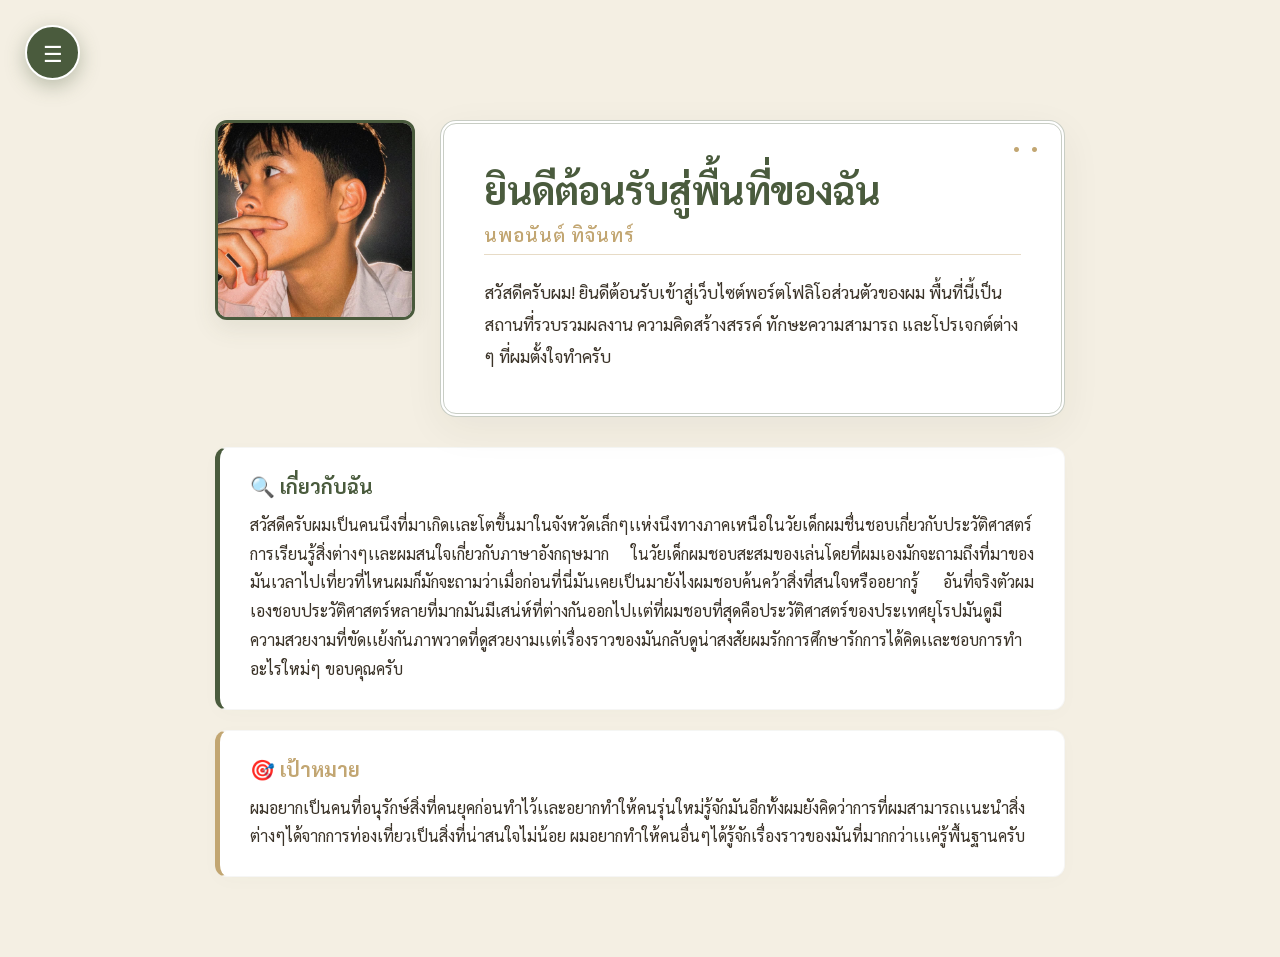
<file: index.html>
<!DOCTYPE html>
<html lang="th">
<head>
    <meta charset="UTF-8">
    <meta name="viewport" content="width=device-width, initial-scale=1.0">
    <title>Nopanan | Portfolio</title>
    <link rel="preconnect" href="https://fonts.googleapis.com">
    <link rel="preconnect" href="https://fonts.gstatic.com" crossorigin>
    <link href="https://fonts.googleapis.com/css2?family=Sarabun:wght@300;400;500;600;700&display=swap" rel="stylesheet">
    <link rel="stylesheet" href="style.css">
    <style>
        /* จัดเลย์เอาต์หน้าแรกให้มีรูปโปรไฟล์ด้านบน */
        .hero-section {
            display: flex;
            flex-direction: column;
            gap: 25px;
            margin-bottom: 30px;
        }

        /* กรอบรูปโปรไฟล์มินิมอลหน้าแรก */
        .main-profile-box {
            width: 180px;
            height: 180px;
            background-color: #ffffff;
            border: 3px solid var(--forest-green);
            border-radius: 12px; /* โค้งมนเข้ากับธีม */
            overflow: hidden;
            box-shadow: 0 8px 25px rgba(74, 91, 61, 0.1);
            transition: all 0.4s ease;
        }

        .main-profile-box:hover {
            transform: scale(1.04) rotate(2deg);
            border-color: var(--mustard-beige);
        }

        .main-profile-box img {
            width: 100%;
            height: 100%;
            object-fit: cover;
        }

        .info-card-container {
            display: flex;
            flex-direction: column;
            gap: 20px;
        }

        .info-card {
            background: #ffffff;
            border-radius: 12px;
            padding: 25px 30px;
            box-shadow: 0 4px 20px rgba(74, 91, 61, 0.02);
            border: 1px solid rgba(74, 91, 61, 0.05);
            border-left: 5px solid var(--forest-green); 
            transition: all 0.3s ease;
        }

        .info-card:hover {
            transform: translateX(6px); 
            box-shadow: 0 8px 25px rgba(74, 91, 61, 0.08);
            background-color: #FAF9F5;
        }

        .info-card h3 {
            color: var(--forest-green);
            font-size: 1.25rem;
            font-weight: 700;
            margin-bottom: 12px;
            display: flex;
            align-items: center;
            gap: 8px;
        }

        .info-card p {
            font-size: 1rem;
            line-height: 1.8;
            text-align: justify;
        }

        /* เมื่อหน้าจอใหญ่ขึ้น ให้รูปโปรไฟล์อยู่ข้างๆ ข้อความต้อนรับ */
        @media (min-width: 768px) {
            .hero-section {
                flex-direction: row;
                align-items: flex-start;
            }
            .main-profile-box {
                flex-shrink: 0;
                width: 200px;
                height: 200px;
            }
        }
    </style>
</head>
<body>

    <!-- 🎛️ ระบบป๊อปอัปเมนู -->
    <input type="checkbox" id="menu-checkbox">
    <label for="menu-checkbox" class="menu-toggle-btn">☰</label>
    <label for="menu-checkbox" class="menu-overlay"></label>

    <div class="sidebar-popup">
        <nav class="nav-menu">
            <a href="index.html" class="active">หน้าแรก</a>
            <a href="personal.html">ประวัติส่วนตัว</a>
            <a href="projects.html">ผลงาน</a>
            <a href="hobbies.html">งานอดิเรก</a>
            <a href="contact.html">ติดต่อ</a>
        </nav>
    </div>

    <!-- ⚪ เนื้อหาหน้าแรกแบบขยายเต็มจอ -->
    <div class="main-content-full">
        
        <!-- โซนต้อนรับ + รูปโปรไฟล์หลัก -->
        <div class="hero-section">
            <!-- 📸 รูปโปรไฟล์ของคุณพิงกลับมาแล้วครับ -->
            <div class="main-profile-box">
                <img src="images/me.jpg" alt="รูปโปรไฟล์" onerror="this.src='https://via.placeholder.com/200/4A5B3D/ffffff?text=Nopanan'">
            </div>

            <div class="welcome-section" style="margin-bottom: 0; flex-grow: 1;">
                <h1>ยินดีต้อนรับสู่พื้นที่ของฉัน</h1>
                <subtitle>นพอนันต์ ทิจันทร์</subtitle>
                <p>
                    สวัสดีครับผม! ยินดีต้อนรับเข้าสู่เว็บไซต์พอร์ตโฟลิโอส่วนตัวของผม พื้นที่นี้เป็นสถานที่รวบรวมผลงาน ความคิดสร้างสรรค์ ทักษะความสามารถ และโปรเจกต์ต่าง ๆ ที่ผมตั้งใจทำครับ
                </p>
            </div>
        </div>

        <div class="info-card-container">
            
            <!-- 🔍 กล่องเกี่ยวกับฉัน -->
            <div class="info-card">
                <h3>🔍 เกี่ยวกับฉัน</h3>
                <p>
                    สวัสดีครับผมเป็นคนนึงที่มาเกิดเเละโตขึ้นมาในจังหวัดเล็กๆเเห่งนึงทางภาคเหนือในวัยเด็กผมชื่นชอบเกี่ยวกับประวัติศาสตร์การเรียนรู้สิ่งต่างๆเเละผมสนใจเกี่ยวกับภาษาอังกฤษมาก ในวัยเด็กผมชอบสะสมของเล่นโดยที่ผมเองมักจะถามถึงที่มาของมันเวลาไปเที่ยวที่ไหนผมก็มักจะถามว่าเมื่อก่อนที่นี่มันเคยเป็นมายังไงผมชอบค้นคว้าสิ่งที่สนใจหรืออยากรู้ อันที่จริงตัวผมเองชอบประวัติศาสตร์หลายที่มากมันมีเสน่ห์ที่ต่างกันออกไปเเต่ที่ผมชอบที่สุดคือประวัติศาสตร์ของประเทศยุโรปมันดูมีความสวยงามที่ขัดเเย้งกันภาพวาดที่ดูสวยงามเเต่เรื่องราวของมันกลับดูน่าสงสัยผมรักการศึกษารักการได้คิดเเละชอบการทำอะไรใหม่ๆ ขอบคุณครับ
                </p>
            </div>

            <!-- 🎯 กล่องเป้าหมาย -->
            <div class="info-card" style="border-left-color: var(--mustard-beige);">
                <h3 style="color: var(--mustard-beige);">🎯 เป้าหมาย</h3>
                <p>
                    ผมอยากเป็นคนที่อนุรักษ์สิ่งที่คนยุคก่อนทำไว้เเละอยากทำให้คนรุ่นใหม่รู้จักมันอีกทั้งผมยังคิดว่าการที่ผมสามารถเเนะนำสิ่งต่างๆได้จากการท่องเที่ยวเป็นสิ่งที่น่าสนใจไม่น้อย ผมอยากทำให้คนอื่นๆได้รู้จักเรื่องราวของมันที่มากกว่าเเเค่รู้พื้นฐานครับ
                </p>
            </div>

        </div>
    </div>

</body>
</html>
</file>
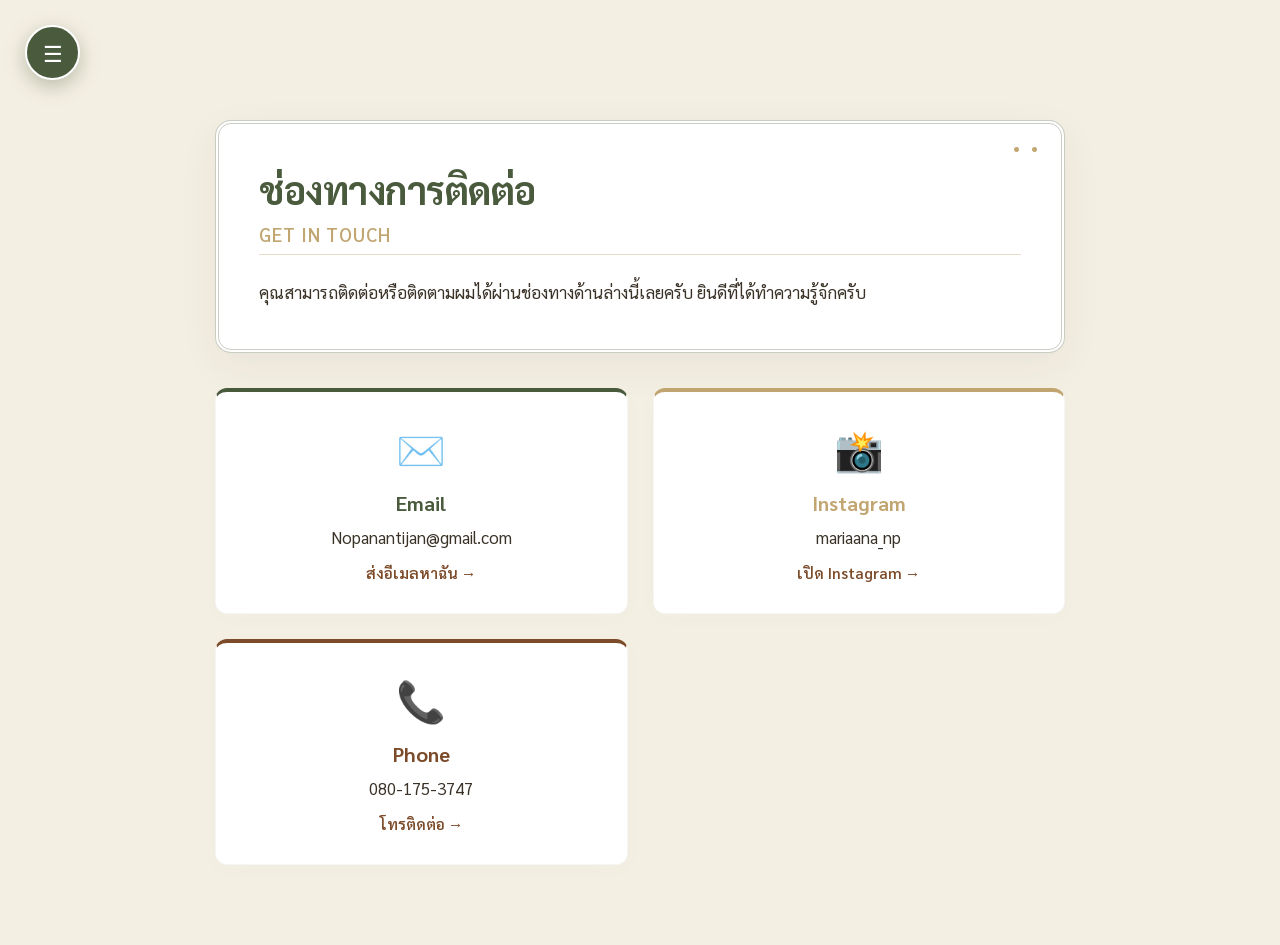
<file: contact.html>
<!DOCTYPE html>
<html lang="th">
<head>
    <meta charset="UTF-8">
    <meta name="viewport" content="width=device-width, initial-scale=1.0">
    <title>Contact Me | Nopanan</title>
    <link rel="preconnect" href="https://fonts.googleapis.com">
    <link rel="preconnect" href="https://fonts.gstatic.com" crossorigin>
    <link href="https://fonts.googleapis.com/css2?family=Sarabun:wght@300;400;500;600;700&display=swap" rel="stylesheet">
    <link rel="stylesheet" href="style.css">
    <style>
        .contact-grid {
            display: grid;
            grid-template-columns: repeat(auto-fit, minmax(280px, 1fr));
            gap: 25px;
            margin-top: 30px;
        }

        .contact-card {
            background: #ffffff;
            border-radius: 12px;
            padding: 30px;
            box-shadow: 0 4px 20px rgba(74, 91, 61, 0.02);
            border: 1px solid rgba(74, 91, 61, 0.05);
            border-top: 4px solid var(--forest-green);
            text-align: center;
            transition: all 0.3s ease;
        }

        .contact-card:hover {
            transform: translateY(-5px);
            box-shadow: 0 8px 25px rgba(74, 91, 61, 0.08);
        }

        .contact-icon {
            font-size: 2.5rem;
            margin-bottom: 15px;
            display: inline-block;
        }

        .contact-card h3 {
            color: var(--forest-green);
            font-size: 1.25rem;
            font-weight: 700;
            margin-bottom: 10px;
        }

        .contact-card p {
            font-size: 1.05rem;
            color: var(--text-dark);
            word-break: break-all;
        }

        .contact-link {
            display: inline-block;
            margin-top: 15px;
            color: var(--wood-brown);
            text-decoration: none;
            font-weight: 600;
            font-size: 0.95rem;
            transition: color 0.2s ease;
        }

        .contact-link:hover {
            color: var(--mustard-beige);
        }
    </style>
</head>
<body>

    <!-- 🎛️ ระบบป๊อปอัปเมนู -->
    <input type="checkbox" id="menu-checkbox">
    <label for="menu-checkbox" class="menu-toggle-btn">☰</label>
    <label for="menu-checkbox" class="menu-overlay"></label>

    <div class="sidebar-popup">
        <nav class="nav-menu">
            <a href="index.html">หน้าแรก</a>
            <a href="about.html">ประวัติส่วนตัว</a>
            <a href="projects.html">ผลงาน</a>
            <a href="hobbies.html">งานอดิเรก</a>
            <a href="contact.html" class="active">ติดต่อ</a>
        </nav>
    </div>

    <!-- ⚪ เนื้อหาหน้าติดต่อแบบขยายเต็มจอ -->
    <div class="main-content-full">
        <div class="welcome-section">
            <h1>ช่องทางการติดต่อ</h1>
            <subtitle>Get In Touch</subtitle>
            <p>
                คุณสามารถติดต่อหรือติดตามผมได้ผ่านช่องทางด้านล่างนี้เลยครับ ยินดีที่ได้ทำความรู้จักครับ
            </p>
        </div>

        <div class="contact-grid">
            
            <!-- Email (อัปเดตแทนเฟสบุ๊กแล้วครับ) -->
            <div class="contact-card">
                <span class="contact-icon">✉️</span>
                <h3>Email</h3>
                <p>Nopanantijan@gmail.com</p>
                <a href="mailto:Nopanantijan@gmail.com" class="contact-link">ส่งอีเมลหาฉัน →</a>
            </div>

            <!-- Instagram -->
            <div class="contact-card" style="border-top-color: var(--mustard-beige);">
                <span class="contact-icon">📸</span>
                <h3 style="color: var(--mustard-beige);">Instagram</h3>
                <p>mariaana_np</p>
                <a href="https://www.instagram.com/mariaana_np" target="_blank" class="contact-link">เปิด Instagram →</a>
            </div>

            <!-- Phone -->
            <div class="contact-card" style="border-top-color: var(--wood-brown);">
                <span class="contact-icon">📞</span>
                <h3 style="color: var(--wood-brown);">Phone</h3>
                <p>080-175-3747</p>
                <a href="tel:0801753747" class="contact-link">โทรติดต่อ →</a>
            </div>

        </div>
    </div>

</body>
</html>
</file>
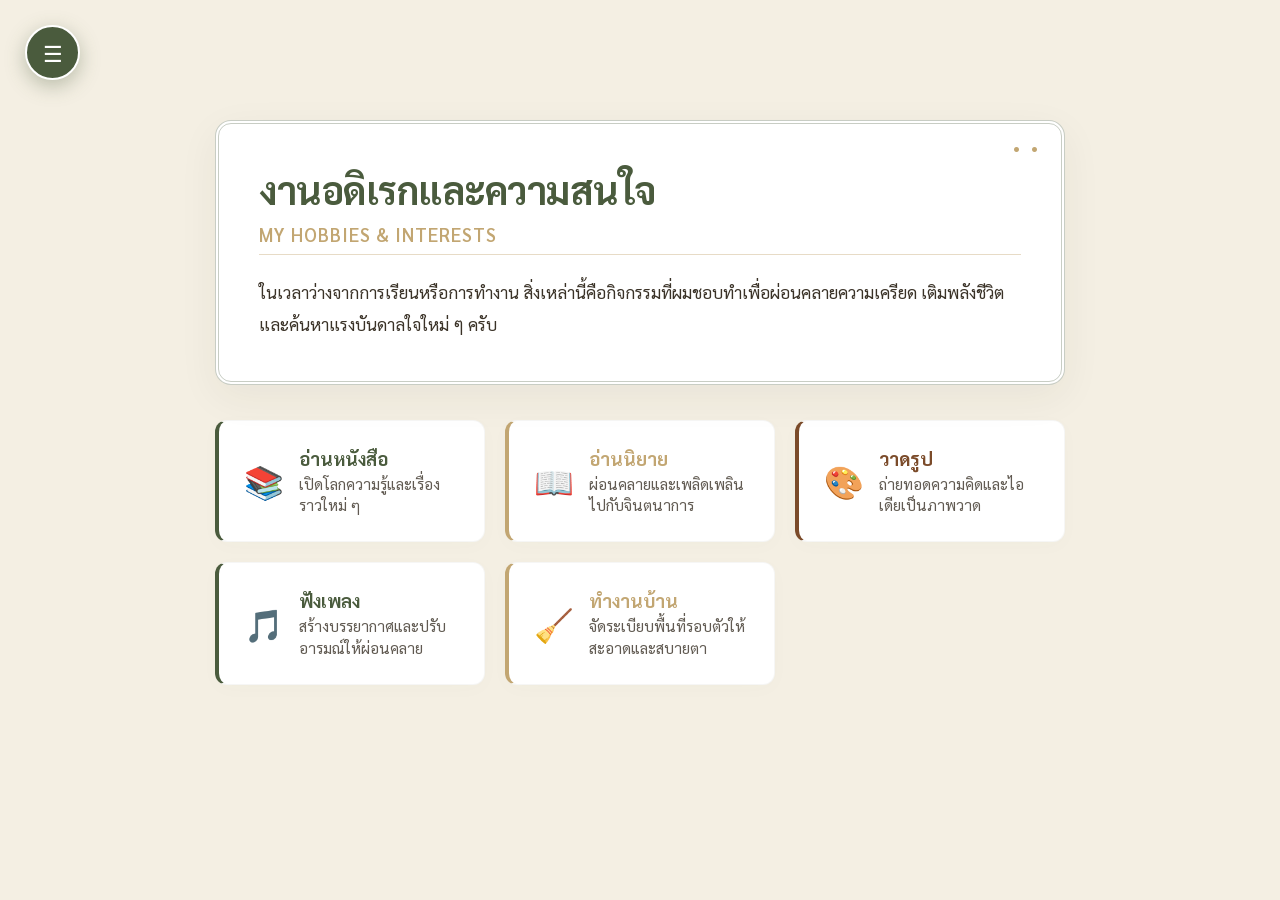
<file: hobbies.html>
<!DOCTYPE html>
<html lang="th">
<head>
    <meta charset="UTF-8">
    <meta name="viewport" content="width=device-width, initial-scale=1.0">
    <title>Hobbies | Nopanan</title>
    <link rel="preconnect" href="https://fonts.googleapis.com">
    <link rel="preconnect" href="https://fonts.gstatic.com" crossorigin>
    <link href="https://fonts.googleapis.com/css2?family=Sarabun:wght@300;400;500;600;700&display=swap" rel="stylesheet">
    <link rel="stylesheet" href="style.css">
    <style>
        /* สไตล์สำหรับจัดกริดงานอดิเรก */
        .hobby-grid {
            display: grid;
            grid-template-columns: repeat(auto-fit, minmax(250px, 1fr));
            gap: 20px;
            margin-top: 30px;
        }

        .hobby-card {
            background: #ffffff;
            border-radius: 12px;
            padding: 25px;
            box-shadow: 0 4px 20px rgba(74, 91, 61, 0.02);
            border: 1px solid rgba(74, 91, 61, 0.05);
            border-left: 4px solid var(--forest-green);
            display: flex;
            align-items: center;
            gap: 15px;
            transition: all 0.3s ease;
        }

        .hobby-card:hover {
            transform: translateY(-3px);
            box-shadow: 0 6px 20px rgba(74, 91, 61, 0.06);
            background-color: #FAF9F5;
        }

        .hobby-icon {
            font-size: 2rem;
            flex-shrink: 0;
        }

        .hobby-info h3 {
            color: var(--forest-green);
            font-size: 1.15rem;
            font-weight: 700;
            margin-bottom: 4px;
        }

        .hobby-info p {
            font-size: 0.95rem;
            color: var(--text-dark);
            opacity: 0.8;
            line-height: 1.4;
        }
    </style>
</head>
<body>

    <!-- 🎛️ ระบบป๊อปอัปเมนู -->
    <input type="checkbox" id="menu-checkbox">
    <label for="menu-checkbox" class="menu-toggle-btn">☰</label>
    <label for="menu-checkbox" class="menu-overlay"></label>

    <div class="sidebar-popup">
        <nav class="nav-menu">
            <a href="index.html">หน้าแรก</a>
            <a href="about.html">ประวัติส่วนตัว</a>
            <a href="projects.html">ผลงาน</a>
            <a href="hobbies.html">งานอดิเรก</a>
            <a href="contact.html">ติดต่อ</a>
        </nav>
    </div>

    <!-- ⚪ เนื้อหาหน้างานอดิเรกแบบขยายเต็มจอ -->
    <div class="main-content-full">
        <div class="welcome-section">
            <h1>งานอดิเรกและความสนใจ</h1>
            <subtitle>My Hobbies & Interests</subtitle>
            <p>
                ในเวลาว่างจากการเรียนหรือการทำงาน สิ่งเหล่านี้คือกิจกรรมที่ผมชอบทำเพื่อผ่อนคลายความเครียด เติมพลังชีวิต และค้นหาแรงบันดาลใจใหม่ ๆ ครับ
            </p>
        </div>

        <!-- โซนรายการงานอดิเรก -->
        <div class="hobby-grid">
            
            <!-- 1. อ่านหนังสือ -->
            <div class="hobby-card">
                <span class="hobby-icon">📚</span>
                <div class="hobby-info">
                    <h3>อ่านหนังสือ</h3>
                    <p>เปิดโลกความรู้และเรื่องราวใหม่ ๆ</p>
                </div>
            </div>

            <!-- 2. อ่านนิยาย -->
            <div class="hobby-card" style="border-left-color: var(--mustard-beige);">
                <span class="hobby-icon">📖</span>
                <div class="hobby-info">
                    <h3 style="color: var(--mustard-beige);">อ่านนิยาย</h3>
                    <p>ผ่อนคลายและเพลิดเพลินไปกับจินตนาการ</p>
                </div>
            </div>

            <!-- 3. วาดรูป -->
            <div class="hobby-card" style="border-left-color: var(--wood-brown);">
                <span class="hobby-icon">🎨</span>
                <div class="hobby-info">
                    <h3 style="color: var(--wood-brown);">วาดรูป</h3>
                    <p>ถ่ายทอดความคิดและไอเดียเป็นภาพวาด</p>
                </div>
            </div>

            <!-- 4. ฟังเพลง -->
            <div class="hobby-card">
                <span class="hobby-icon">🎵</span>
                <div class="hobby-info">
                    <h3>ฟังเพลง</h3>
                    <p>สร้างบรรยากาศและปรับอารมณ์ให้ผ่อนคลาย</p>
                </div>
            </div>

            <!-- 5. ทำงานบ้าน -->
            <div class="hobby-card" style="border-left-color: var(--mustard-beige);">
                <span class="hobby-icon">🧹</span>
                <div class="hobby-info">
                    <h3 style="color: var(--mustard-beige);">ทำงานบ้าน</h3>
                    <p>จัดระเบียบพื้นที่รอบตัวให้สะอาดและสบายตา</p>
                </div>
            </div>

        </div>
    </div>

</body>
</html>
</file>
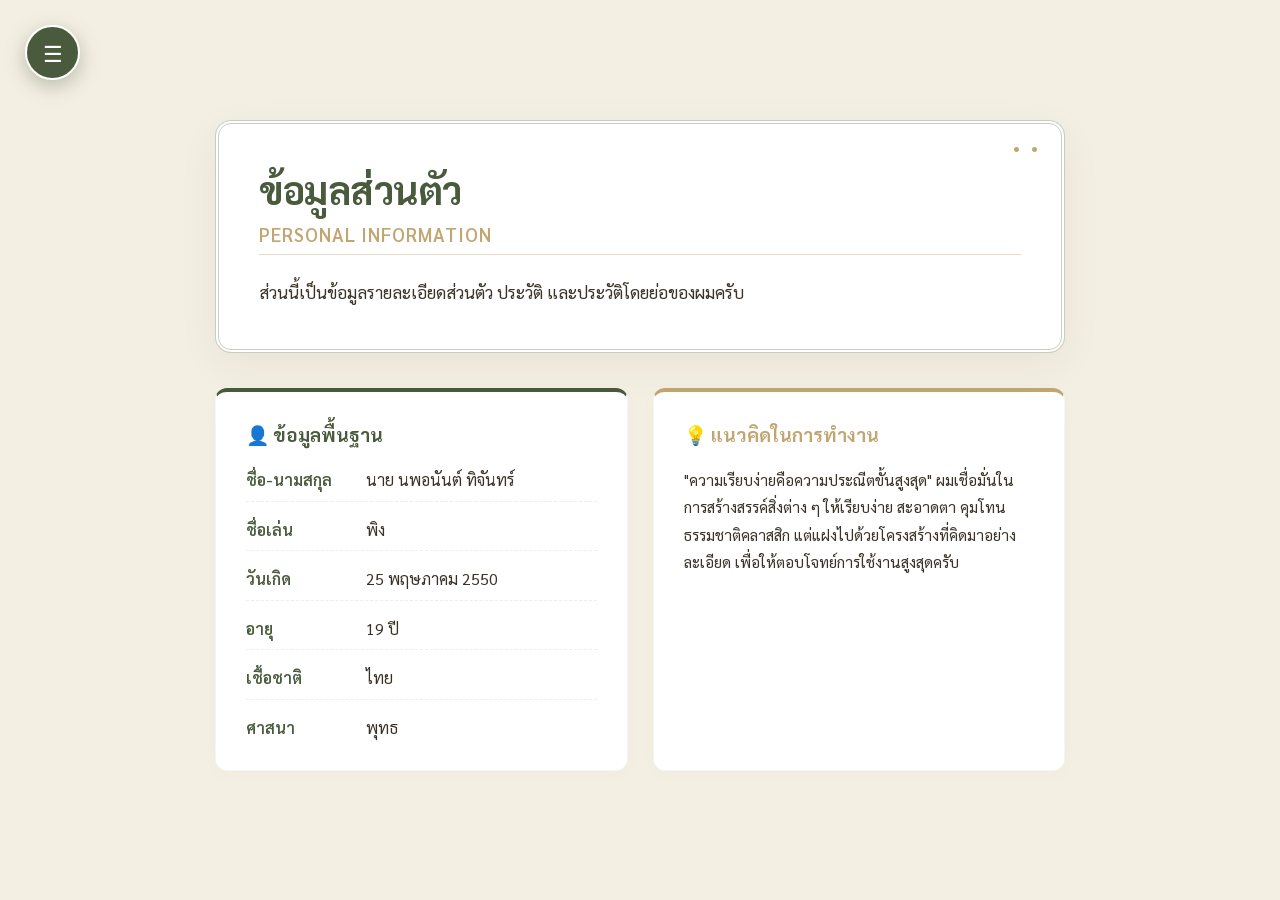
<file: personal.html>
<!DOCTYPE html>
<html lang="th">
<head>
    <meta charset="UTF-8">
    <meta name="viewport" content="width=device-width, initial-scale=1.0">
    <title>About Me | Nopanan</title>
    <link rel="preconnect" href="https://fonts.googleapis.com">
    <link rel="preconnect" href="https://fonts.gstatic.com" crossorigin>
    <link href="https://fonts.googleapis.com/css2?family=Sarabun:wght@300;400;500;600;700&display=swap" rel="stylesheet">
    <link rel="stylesheet" href="style.css">
    <style>
        .personal-grid {
            display: grid;
            grid-template-columns: repeat(auto-fit, minmax(300px, 1fr));
            gap: 25px;
        }

        .profile-detail-card {
            background: #ffffff;
            border-radius: 12px;
            padding: 30px;
            box-shadow: 0 4px 20px rgba(74, 91, 61, 0.02);
            border: 1px solid rgba(74, 91, 61, 0.05);
            border-top: 4px solid var(--forest-green);
        }

        .info-list {
            list-style: none;
        }

        .info-list li {
            display: flex;
            margin-bottom: 15px;
            font-size: 1rem;
            line-height: 1.6;
            border-bottom: 1px dashed rgba(74, 91, 61, 0.1);
            padding-bottom: 8px;
        }

        .info-list li:last-child {
            border-bottom: none;
            padding-bottom: 0;
            margin-bottom: 0;
        }

        .info-label {
            font-weight: 600;
            color: var(--forest-green);
            width: 120px;
            flex-shrink: 0;
        }

        .info-value {
            color: var(--text-dark);
        }
    </style>
</head>
<body>

    <!-- 🎛️ ระบบป๊อปอัปเมนู -->
    <input type="checkbox" id="menu-checkbox">
    <label for="menu-checkbox" class="menu-toggle-btn">☰</label>
    <label for="menu-checkbox" class="menu-overlay"></label>

    <div class="sidebar-popup">
        <nav class="nav-menu">
            <a href="index.html">หน้าแรก</a>
            <a href="personal.html" class="active">ประวัติส่วนตัว</a>
            <a href="projects.html">ผลงาน</a>
            <a href="hobbies.html">งานอดิเรก</a>
            <a href="contact.html">ติดต่อ</a>
        </nav>
    </div>

    <!-- ⚪ เนื้อหาหน้าเกี่ยวกับฉันแบบขยายเต็มจอ -->
    <div class="main-content-full">
        <div class="welcome-section">
            <h1>ข้อมูลส่วนตัว</h1>
            <subtitle>Personal Information</subtitle>
            <p>ส่วนนี้เป็นข้อมูลรายละเอียดส่วนตัว ประวัติ และประวัติโดยย่อของผมครับ</p>
        </div>

        <div class="personal-grid">
            <div class="profile-detail-card">
                <h3 style="color: var(--forest-green); margin-bottom: 20px; font-weight: 700;">👤 ข้อมูลพื้นฐาน</h3>
                <ul class="info-list">
                    <li><span class="info-label">ชื่อ-นามสกุล</span><span class="info-value">นาย นพอนันต์ ทิจันทร์</span></li>
                    <li><span class="info-label">ชื่อเล่น</span><span class="info-value">พิง</span></li>
                    <li><span class="info-label">วันเกิด</span><span class="info-value">25 พฤษภาคม 2550</span></li>
                    <li><span class="info-label">อายุ</span><span class="info-value">19 ปี</span></li>
                    <li><span class="info-label">เชื้อชาติ</span><span class="info-value">ไทย</span></li>
                    <li><span class="info-label">ศาสนา</span><span class="info-value">พุทธ</span></li>
                </ul>
            </div>

            <div class="profile-detail-card" style="border-top-color: var(--mustard-beige);">
                <h3 style="color: var(--mustard-beige); margin-bottom: 20px; font-weight: 700;">💡 แนวคิดในการทำงาน</h3>
                <p style="line-height: 1.8; font-size: 0.95rem;">
                    "ความเรียบง่ายคือความประณีตขั้นสูงสุด" ผมเชื่อมั่นในการสร้างสรรค์สิ่งต่าง ๆ ให้เรียบง่าย สะอาดตา คุมโทนธรรมชาติคลาสสิก แต่แฝงไปด้วยโครงสร้างที่คิดมาอย่างละเอียด เพื่อให้ตอบโจทย์การใช้งานสูงสุดครับ
                </p>
            </div>
        </div>
    </div>

</body>
</html>
</file>
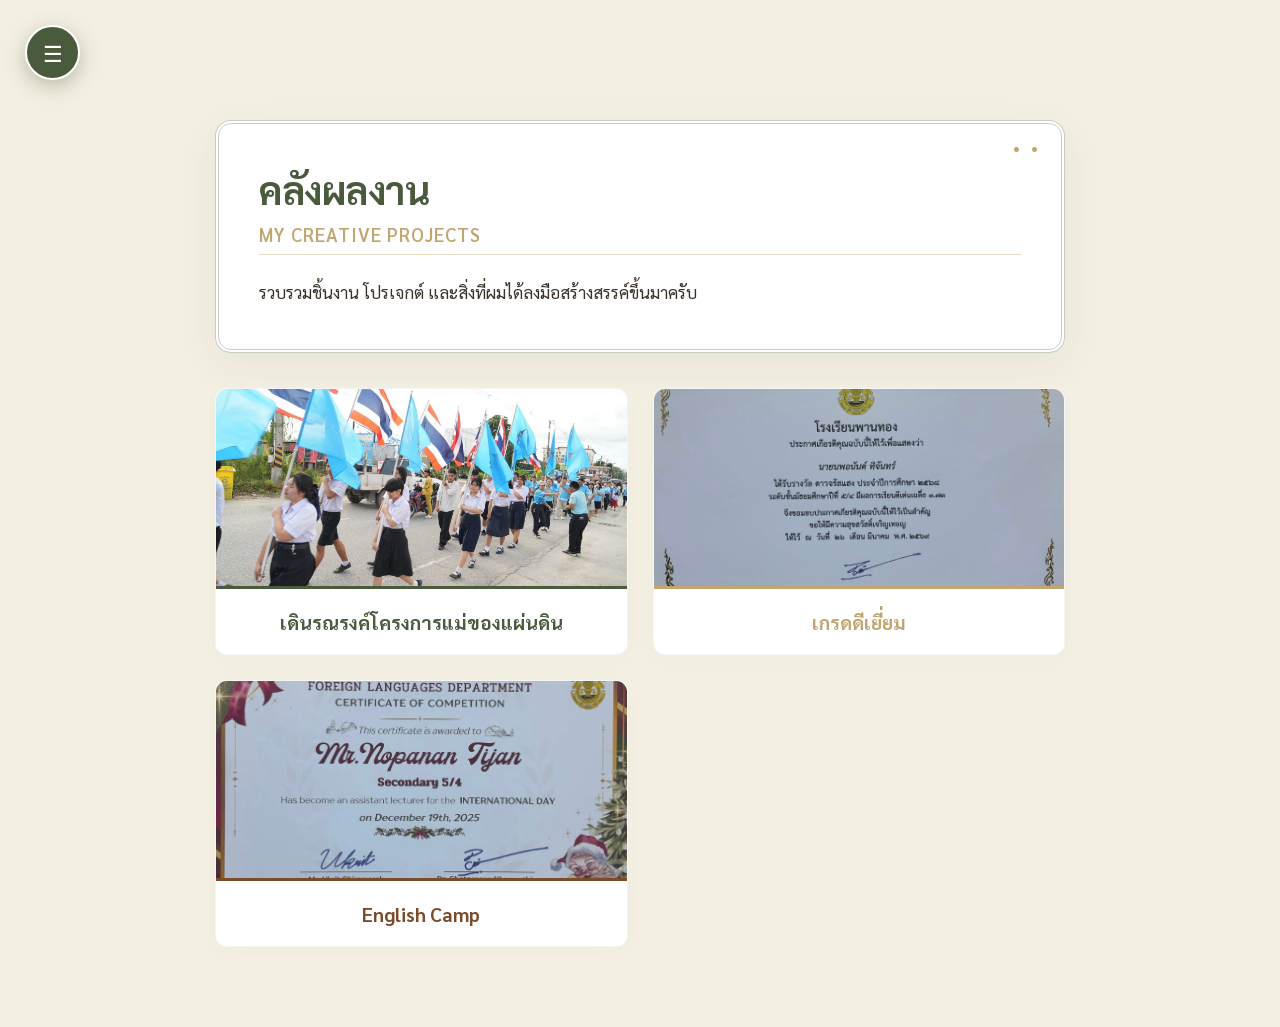
<file: projects.html>
<!DOCTYPE html>
<html lang="th">
<head>
    <meta charset="UTF-8">
    <meta name="viewport" content="width=device-width, initial-scale=1.0">
    <title>Projects | Nopanan</title>
    <link rel="preconnect" href="https://fonts.googleapis.com">
    <link rel="preconnect" href="https://fonts.gstatic.com" crossorigin>
    <link href="https://fonts.googleapis.com/css2?family=Sarabun:wght@300;400;500;600;700&display=swap" rel="stylesheet">
    <link rel="stylesheet" href="style.css">
    <style>
        /* จัดกริดสำหรับกรอบผลงาน 3 ชิ้น */
        .project-grid {
            display: grid;
            grid-template-columns: repeat(auto-fit, minmax(280px, 1fr));
            gap: 25px;
            margin-top: 30px;
        }

        /* กรอบรูปผลงานมินิมอล */
        .project-card {
            background: #ffffff;
            border-radius: 12px;
            overflow: hidden;
            box-shadow: 0 4px 20px rgba(74, 91, 61, 0.02);
            border: 1px solid rgba(74, 91, 61, 0.05);
            transition: all 0.3s ease;
        }

        .project-card:hover {
            transform: translateY(-5px);
            box-shadow: 0 8px 25px rgba(74, 91, 61, 0.08);
        }

        /* พื้นที่แสดงรูปภาพผลงาน */
        .project-img-holder {
            width: 100%;
            height: 200px;
            background-color: var(--sidebar-cream);
            overflow: hidden;
            border-bottom: 3px solid var(--forest-green);
        }

        .project-img-holder img {
            width: 100%;
            height: 100%;
            object-fit: cover;
        }

        /* โซนแสดงเฉพาะหัวข้อผลงาน */
        .project-title-box {
            padding: 20px;
            text-align: center;
        }

        .project-title-box h3 {
            color: var(--forest-green);
            font-size: 1.2rem;
            font-weight: 700;
        }
    </style>
</head>
<body>

    <!-- 🎛️ ระบบป๊อปอัปเมนู -->
    <input type="checkbox" id="menu-checkbox">
    <label for="menu-checkbox" class="menu-toggle-btn">☰</label>
    <label for="menu-checkbox" class="menu-overlay"></label>

    <div class="sidebar-popup">
        <nav class="nav-menu">
            <a href="index.html">หน้าแรก</a>
            <a href="about.html">ประวัติส่วนตัว</a>
            <a href="projects.html" class="active">ผลงาน</a>
            <a href="hobbies.html">งานอดิเรก</a>
            <a href="contact.html">ติดต่อ</a>
        </nav>
    </div>

    <!-- ⚪ เนื้อหาหน้าผลงานแบบขยายเต็มจอ -->
    <div class="main-content-full">
        <div class="welcome-section">
            <h1>คลังผลงาน</h1>
            <subtitle>My Creative Projects</subtitle>
            <p>รวบรวมชิ้นงาน โปรเจกต์ และสิ่งที่ผมได้ลงมือสร้างสรรค์ขึ้นมาครับ</p>
        </div>

        <!-- โซนกรอบรูปผลงาน 3 ชิ้น -->
        <div class="project-grid">
            
            <!-- ผลงานชิ้นที่ 1 -->
            <div class="project-card">
                <div class="project-img-holder">
                    <img src="images/photo2.jpg" alt="ผลงานชิ้นที่ 1" onerror="this.src='https://via.placeholder.com/400x250/4A5B3D/ffffff?text=Project+1'">
                </div>
                <div class="project-title-box">
                    <h3>เดินรณรงค์โครงการแม่ของแผ่นดิน</h3>
                </div>
            </div>

            <!-- ผลงานชิ้นที่ 2 -->
            <div class="project-card">
                <div class="project-img-holder" style="border-bottom-color: var(--mustard-beige);">
                    <img src="images/gpax.jpg" alt="ผลงานชิ้นที่ 2" onerror="this.src='https://via.placeholder.com/400x250/C2A672/ffffff?text=Project+2'">
                </div>
                <div class="project-title-box">
                    <h3 style="color: var(--mustard-beige);">เกรดดีเยี่ยม</h3>
                </div>
            </div>

            <!-- ผลงานชิ้นที่ 3 -->
            <div class="project-card">
                <div class="project-img-holder" style="border-bottom-color: var(--wood-brown);">
                    <img src="images/eng.jpg" alt="ผลงานชิ้นที่ 3" onerror="this.src='https://via.placeholder.com/400x250/8C6239/ffffff?text=Project+3'">
                </div>
                <div class="project-title-box">
                    <h3 style="color: var(--wood-brown);">English Camp</h3>
                </div>
            </div>

        </div>
    </div>

</body>
</html>
</file>
<file: style.css>
/* ==========================================
   🎨 1. VARIABLE & GLOBAL STYLES (โทนสี Earth Tone ยุโรปคลาสสิก)
   ========================================== */
:root {
    --bg-cream: #F4EFE3;       /* สีครีมพื้นหลังหลัก */
    --sidebar-cream: #EFE9D9;  /* สีครีมเข้มสำหรับเมนูป๊อปอัป */
    --mustard-beige: #C2A672;  /* สีเบจมัสตาร์ด */
    --forest-green: #4A5B3D;   /* สีเขียวป่าคลาสสิก */
    --wood-brown: #7B4B2A;     /* สีน้ำตาลไม้เข้ม */
    --text-dark: #3A3227;      /* สีตัวหนังสือเข้มโทนน้ำตาล */
    --card-bg: #ffffff;
}

* {
    box-sizing: border-box;
    margin: 0;
    padding: 0;
    font-family: 'Sarabun', sans-serif;
}

body {
    background-color: var(--bg-cream);
    /* 🌟 ลูกเล่นที่ 1: เพิ่มลวดลายจุดจางๆ สไตล์กระดาษโน้ตยุโรปคลาสสิก ลดความโล่งของพื้นหลัง */
    background-image: radial-gradient(var(--mustard-beige) 0.7px, transparent 0.7px), radial-gradient(var(--mustard-beige) 0.7px, #F4EFE3 0.7px);
    background-size: 24px 24px;
    background-position: 0 0, 12px 12px;
    color: var(--text-dark);
    min-height: 100vh;
}

/* ==========================================
   🎬 2. KEYFRAMES ANIMATIONS
   ========================================== */
@keyframes fadeInUp {
    from { opacity: 0; transform: translateY(30px); }
    to { opacity: 1; transform: translateY(0); }
}

/* ==========================================
   🎛️ 3. POP-UP MENU STYLES
   ========================================== */
.menu-toggle-btn {
    position: fixed;
    top: 25px;
    left: 25px;
    width: 55px;
    height: 55px;
    background-color: var(--forest-green);
    color: #ffffff;
    border-radius: 50%;
    display: flex;
    align-items: center;
    justify-content: center;
    font-size: 1.4rem;
    cursor: pointer;
    /* 🌟 ลูกเล่นที่ 2: ปรับเงาให้ฟุ้งนุ่มนวลมีมิติขึ้น */
    box-shadow: 0 6px 20px rgba(74, 91, 61, 0.35);
    z-index: 999;
    transition: all 0.4s cubic-bezier(0.16, 1, 0.3, 1);
    border: 2px solid #ffffff;
}

.menu-toggle-btn:hover {
    transform: scale(1.1) rotate(90deg);
    background-color: var(--wood-brown);
}

#menu-checkbox {
    display: none;
}

.sidebar-popup {
    position: fixed;
    top: 0;
    left: -300px;
    width: 280px;
    height: 100vh;
    background-color: var(--sidebar-cream);
    padding: 100px 25px 40px 25px;
    border-right: 3px double var(--mustard-beige); /* เส้นขอบคู่สไตล์วินเทจ */
    z-index: 998;
    transition: all 0.4s cubic-bezier(0.16, 1, 0.3, 1);
}

.menu-overlay {
    position: fixed;
    top: 0;
    left: 0;
    width: 100vw;
    height: 100vh;
    background: rgba(58, 50, 39, 0.5);
    backdrop-filter: blur(3px);
    z-index: 997;
    opacity: 0;
    pointer-events: none;
    transition: opacity 0.4s ease;
}

#menu-checkbox:checked ~ .sidebar-popup {
    left: 0;
    box-shadow: 8px 0 35px rgba(58, 50, 39, 0.2);
}

#menu-checkbox:checked ~ .menu-overlay {
    opacity: 1;
    pointer-events: auto;
}

.nav-menu a {
    display: block;
    color: var(--text-dark);
    text-decoration: none;
    padding: 14px 18px;
    margin-bottom: 15px;
    font-size: 1.05rem;
    font-weight: 600;
    border-radius: 8px;
    transition: all 0.3s ease;
    border-left: 4px solid transparent;
}

.nav-menu a.active, .nav-menu a:hover {
    background-color: var(--forest-green);
    color: #ffffff;
    border-left: 4px solid var(--mustard-beige);
    padding-left: 25px;
    box-shadow: 0 4px 12px rgba(74, 91, 61, 0.15);
}

/* ==========================================
   📄 4. MAIN CONTENT CONTAINER & CARDS
   ========================================== */
.main-content-full {
    padding: 110px 25px 60px 25px;
    max-width: 950px;
    margin: 0 auto;
    opacity: 0;
    animation: fadeInUp 0.9s cubic-bezier(0.16, 1, 0.3, 1) forwards;
}

@media (min-width: 768px) {
    .main-content-full {
        padding: 120px 50px 80px 50px;
    }
}

/* การ์ดหัวข้อหลัก (เพิ่มลูกเล่นกรอบสองชั้นและดีเทลมุม) */
.welcome-section {
    background: var(--card-bg);
    border-radius: 16px;
    padding: 40px;
    box-shadow: 0 12px 40px rgba(58, 50, 39, 0.06);
    /* 🌟 ลูกเล่นที่ 3: เส้นขอบคู่สไตล์ยุโรปคลาสสิกช่วยให้การ์ดดูเต็ม ไม่โล่งตา */
    border: 4px double rgba(74, 91, 61, 0.3);
    position: relative;
    margin-bottom: 35px;
}

/* เพิ่มจุดวงกลมตกแต่งที่มุมการ์ด */
.welcome-section::before {
    content: "• •";
    position: absolute;
    top: 10px;
    right: 20px;
    color: var(--mustard-beige);
    font-size: 1.2rem;
    letter-spacing: 3px;
}

.welcome-section h1 {
    color: var(--forest-green);
    font-size: 2.4rem;
    font-weight: 700;
    margin-bottom: 8px;
    letter-spacing: -0.5px;
}

.welcome-section subtitle {
    display: block;
    color: var(--mustard-beige);
    font-size: 1.15rem;
    font-weight: 600;
    letter-spacing: 1px;
    text-transform: uppercase;
    margin-bottom: 22px;
    border-bottom: 1px solid rgba(194, 166, 114, 0.4);
    padding-bottom: 8px;
}

.welcome-section p {
    font-size: 1.05rem;
    line-height: 1.9;
    color: var(--text-dark);
}
</file>
